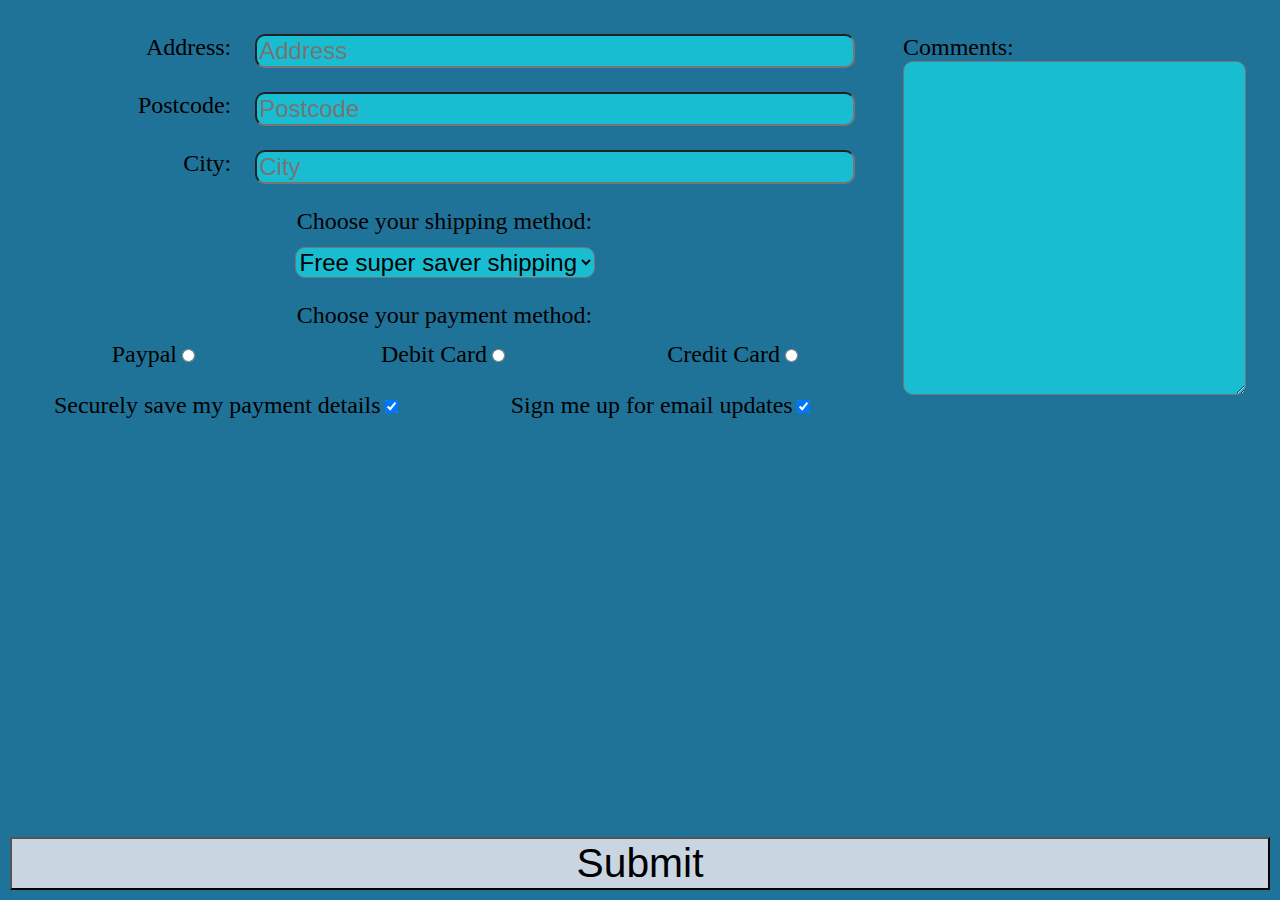
<file: Amazon Checkout/index.html>
<!DOCTYPE html>

<html>
    <head>
        <meta charset="utf-8">
        <title>Amazon Checkout</title>
        <meta name="viewport" content="width=device-width, initial-scale=1">
        <link rel="stylesheet" type="text/css" href="styling.css">
    </head>

    <body>
        <form>
            <div class="container">
                <div class="details">
                    <div class="address">
                        <div class="form-group">
                            <label for="address">Address:</label>
                            <input type="text" name="address" id="address" placeholder="Address" size="30px" maxlength="100">
                        </div>
                        <div class="form-group">
                            <label for="postcode">Postcode:</label>
                            <input type="text" name="postcode" id="postcode" placeholder="Postcode" size="30px" maxlength="100">
                        </div>
                        <div class="form-group">
                            <label for="city">City:</label>
                            <input type="text" name="city" id="city" placeholder="City" size="30px" maxlength="100">
                        </div>
                    </div>
                    <div class="shipping">
                        <div>Choose your shipping method:</div>
                        <div>
                            <select name="shipping" id="shipping">
                                <option value="Free super saver shipping">Free super saver shipping</option>
                                <option value="Two-Day shipping">Two-Day shipping</option>
                                <option value="One-Day shipping">One-Day shipping</option>
                            </select>
                        </div>
                    </div>
                    <div class="payment">
                        <div>Choose your payment method:</div>
                        <div>
                            <label>Paypal<input type="radio" name="payment" value="paypal"></label>
                            <label>Debit Card<input type="radio" name="payment" value="debit card"></label>
                            <label>Credit Card<input type="radio" name="payment" value="credit card"></label>
                        </div>
                    </div>
                    <div class="checks">
                        <label>Sign me up for email updates<input type="checkbox" name="email updates" checked="checked"></label>
                        <label>Securely save my payment details<input type="checkbox" name="save payment"  checked="checked"></label>
                    </div>
                </div>
                <div class="comments">
                    <label for="comments">Comments:</label>
                    <textarea rows="4" cols="40" name="comments" id="comments"></textarea>
                </div>
            </div>
            <div class="submit">
                <button type="submit">Submit</button>
            </div>
        </form>               
    </body>


</html>
</file>
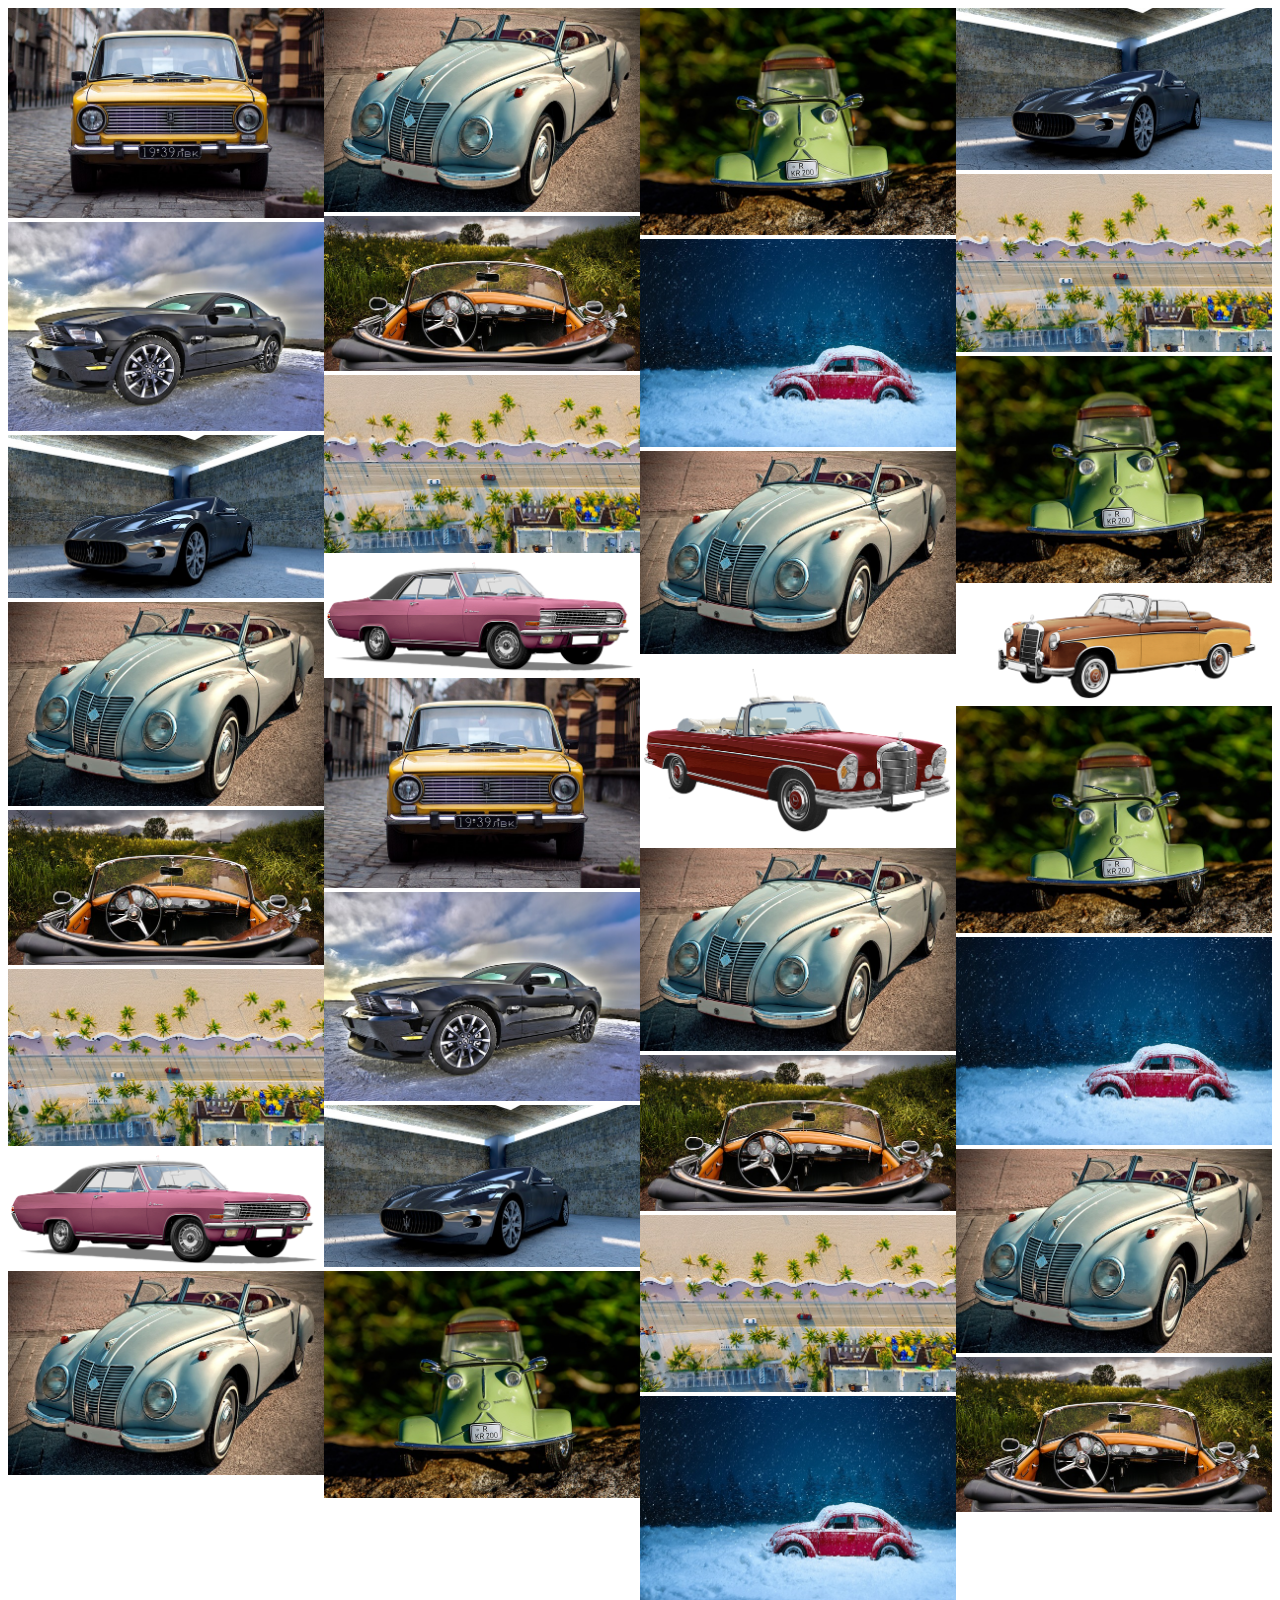
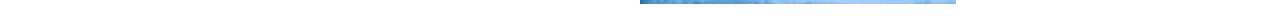
<file: FlexboxAppPhotoGallery/index.html>
<!DOCTYPE html>
<html>
    <head>
        <title>Flexbox</title>
        <meta name="viewport" content="width=device-width, initial-scale=1">
        <link rel="stylesheet" type="text/css" href="style.css">
    </head>
    <body>

        <div class="container">
            <div class="column">
                <img src="images/car1.jpg">
                <img src="images/car2.jpg">
                <img src="images/car3.jpg">
                <img src="images/car7.jpg">
                <img src="images/car5.jpg">
                <img src="images/car6.jpg">
                <img src="images/car10.png">
                <img src="images/car7.jpg">
            </div>
            <div class="column">
                <img src="images/car7.jpg">
                <img src="images/car5.jpg">
                <img src="images/car6.jpg">
                <img src="images/car10.png">
                <img src="images/car1.jpg">
                <img src="images/car2.jpg">
                <img src="images/car3.jpg">
                <img src="images/car9.jpg">
            </div>
            <div class="column">
                <img src="images/car9.jpg">
                <img src="images/car8.jpg">
                <img src="images/car7.jpg">
                <img src="images/car12.png">
                <img src="images/car7.jpg">
                <img src="images/car5.jpg">
                <img src="images/car6.jpg">
                <img src="images/car8.jpg">
            </div>
            <div class="column">
                <img src="images/car3.jpg">
                <img src="images/car6.jpg">
                <img src="images/car9.jpg">
                <img src="images/car11.png">
                <img src="images/car9.jpg">
                <img src="images/car8.jpg">
                <img src="images/car7.jpg">
                <img src="images/car5.jpg">
            </div>

        </div>

    </body>
</html>
</file>
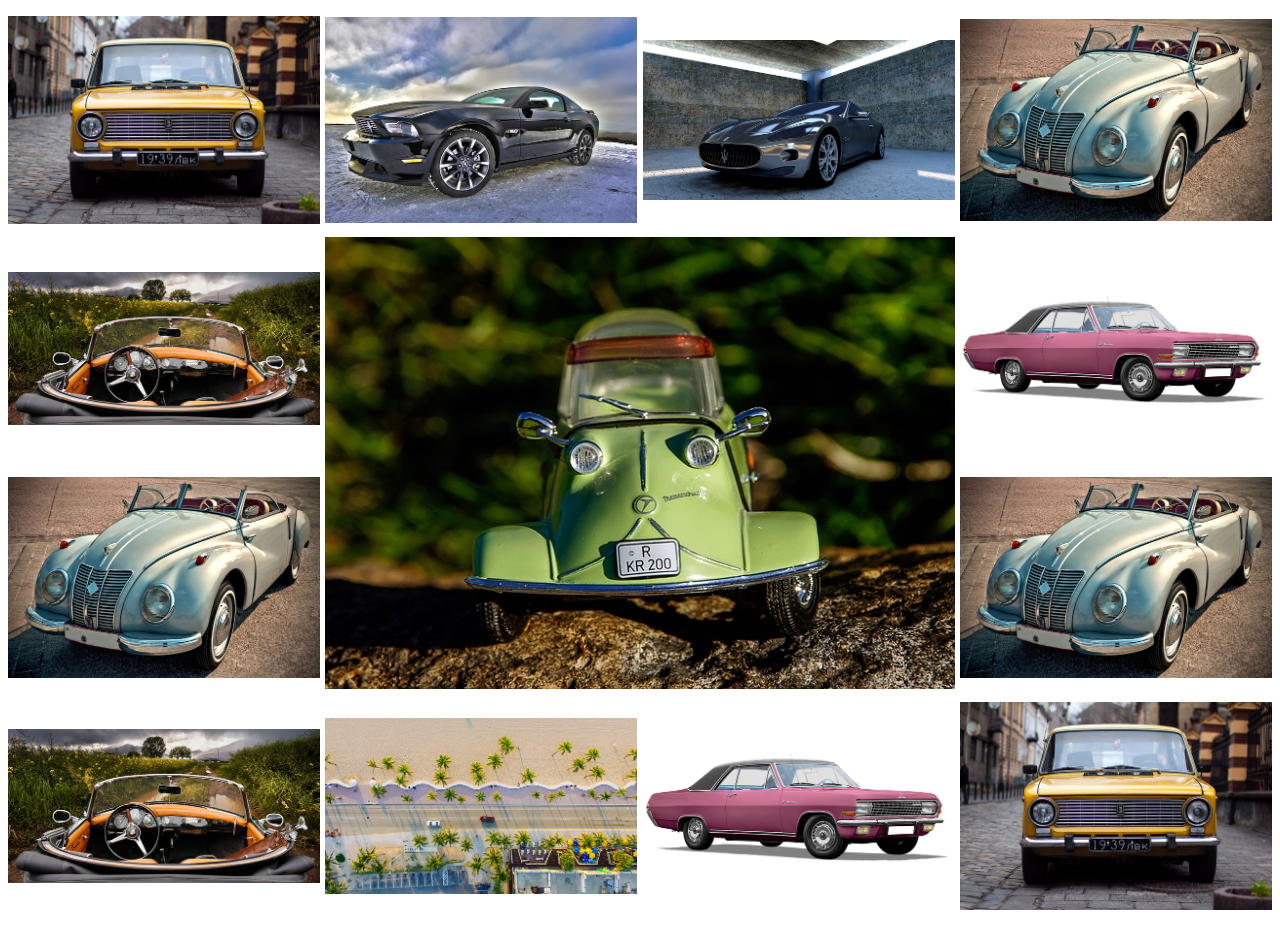
<file: Grid_css/index.html>
<!DOCTYPE html>
<html>
    <head>
        <title>Picture Grid</title>
        <meta name="viewport" content="width=device-width, initial-scale=1">
        <link rel="stylesheet" type="text/css" href="styling.css">
    </head>
    <body>
        <div class="container">
                <img src="images/car1.jpg">
                <img src="images/car2.jpg">
                <img src="images/car3.jpg">
                <img src="images/car7.jpg">
                <img src="images/car5.jpg">
                <img src="images/car9.jpg">
                <img src="images/car10.png">
                <img src="images/car7.jpg">
                <img src="images/car7.jpg">
                <img src="images/car5.jpg">
                <img src="images/car6.jpg">
                <img src="images/car10.png">
                <img src="images/car1.jpg">
            </div>
    </body>
</html>
</file>
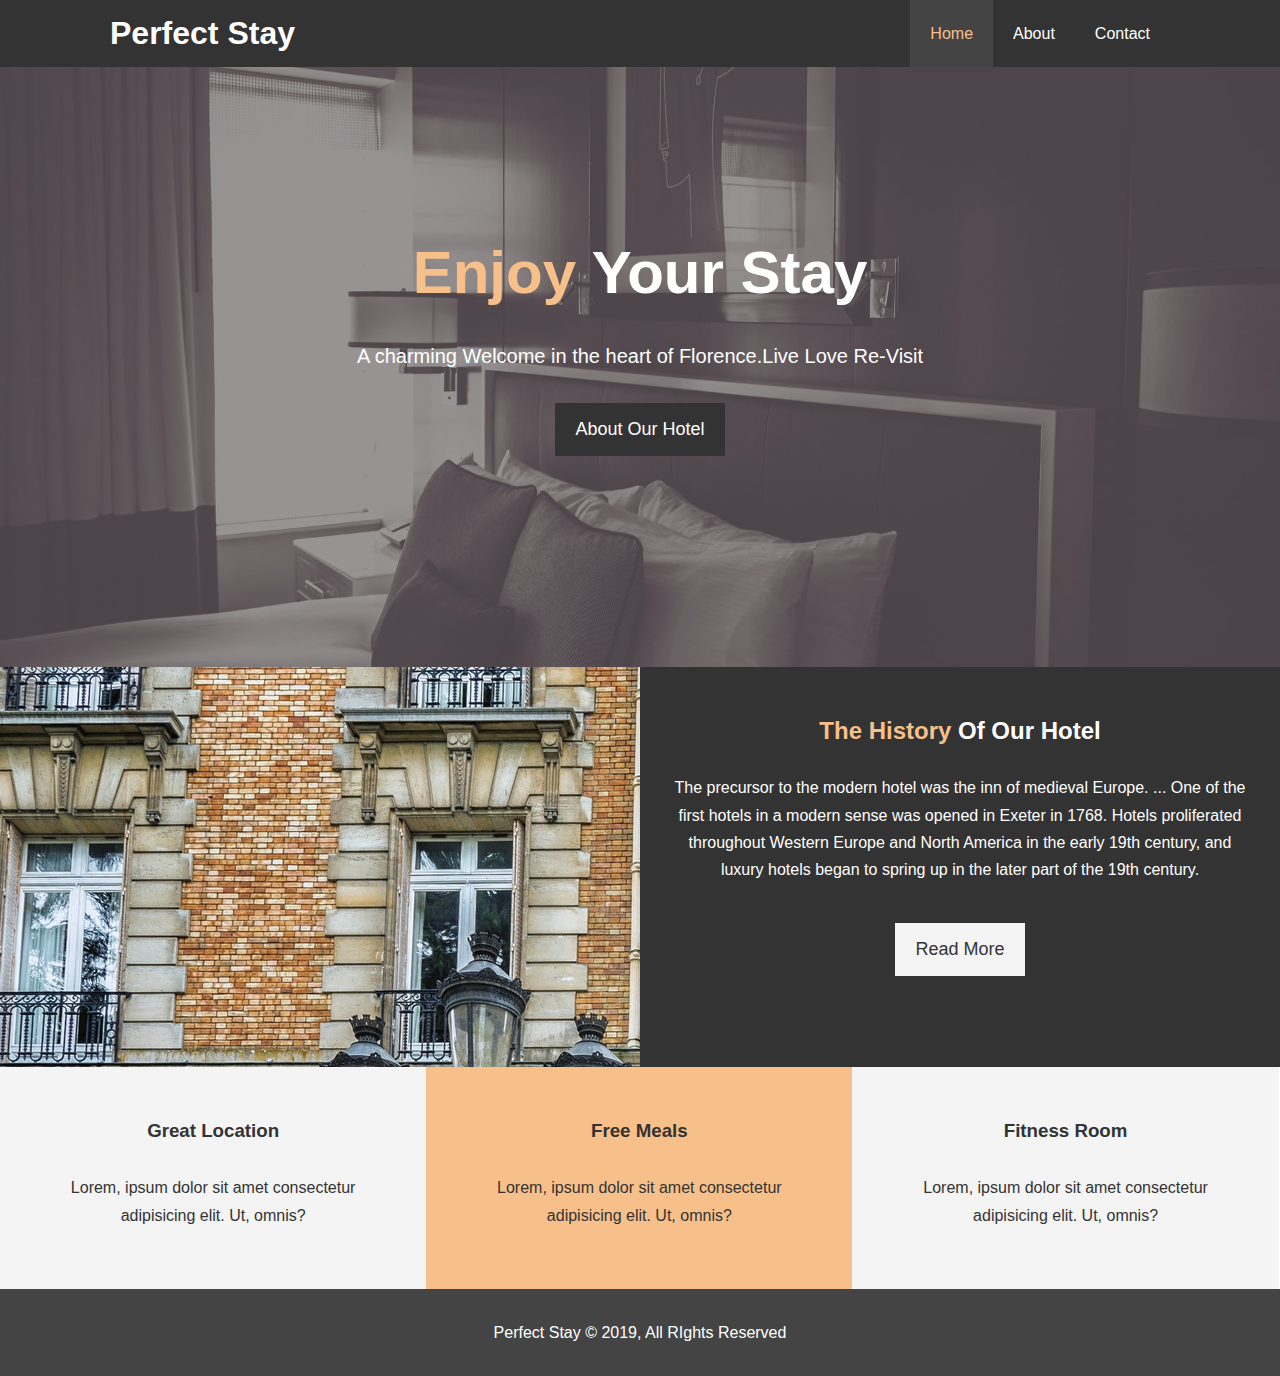
<file: hotel/index.html>
<!DOCTYPE html>
<html lang="en">
<head>
  <meta charset="UTF-8">
  <meta name="viewport" content="width=device-width, initial-scale=1.0">
  <meta http-equiv="X-UA-Compatible" content="ie=edge">
  <meta name="description" content="Welcome to the most extraordinary hotel in Boston Massachusetts">
  <meta name="keywords" content="hotel,boston hotel,new england hotel">
  <link rel="stylesheet" href="https://use.fontawesome.com/releases/v5.6.1/css/all.css" integrity="sha384-gfdkjb5BdAXd+lj+gudLWI+BXq4IuLW5IT+brZEZsLFm++aCMlF1V92rMkPaX4PP" crossorigin="anonymous">
  <link rel="stylesheet" href="css/style.css">
  <title>Perfect Stay | Welcome</title>
</head>
<body>
  <header>
    <nav id="navbar">
      <div class="container">
        <h1 class="logo"><a href="index.html">Perfect Stay</a></h1>
        <ul>
          <li><a class="current" href="index.html">Home</a></li>
          <li><a href="about.html">About</a></li>
          <li><a href="contact.html">Contact</a></li>
        </ul>
      </div>
    </nav>

    <div id="showcase">
      <div class="container">
        <div class="showcase-content">
          <h1><span class="text-primary">Enjoy</span> Your Stay</h1>
          <p class="lead">A charming Welcome in the heart of Florence.Live Love Re-Visit</p>
          <a class="btn" href="about.html">About Our Hotel</a>
        </div>
      </div>
    </div>
  </header>

  <section id="home-info" class="bg-dark">
    <div class="info-img"></div>
    <div class="info-content">
      <h2><span class="text-primary">The History</span> Of Our Hotel</h2>
      <p>
        The precursor to the modern hotel was the inn of medieval Europe. ... One of the first hotels in a modern sense was opened in Exeter in 1768. Hotels proliferated throughout Western Europe and North America in the early 19th century, and luxury hotels began to spring up in the later part of the 19th century.
      </p>
      <a href="about.html" class="btn btn-light">Read More</a>
    </div>
  </section>

  <section id="features">
    <div class="box bg-light">
      <i class="fas fa-hotel fa-3x"></i>
      <h3>Great Location</h3>
      <p>Lorem, ipsum dolor sit amet consectetur adipisicing elit. Ut, omnis?</p>
    </div>
    <div class="box bg-primary">
        <i class="fas fa-utensils fa-3x"></i>
        <h3>Free Meals</h3>
        <p>Lorem, ipsum dolor sit amet consectetur adipisicing elit. Ut, omnis?</p>
    </div>
    <div class="box bg-light">
        <i class="fas fa-dumbbell fa-3x"></i>
        <h3>Fitness Room</h3>
        <p>Lorem, ipsum dolor sit amet consectetur adipisicing elit. Ut, omnis?</p>
    </div>
  </section>

  <div class="clr"></div>

  <footer id="main-footer">
    <p>Perfect Stay &copy; 2019, All RIghts Reserved</p>
  </footer>
</body>
</html>
</file>
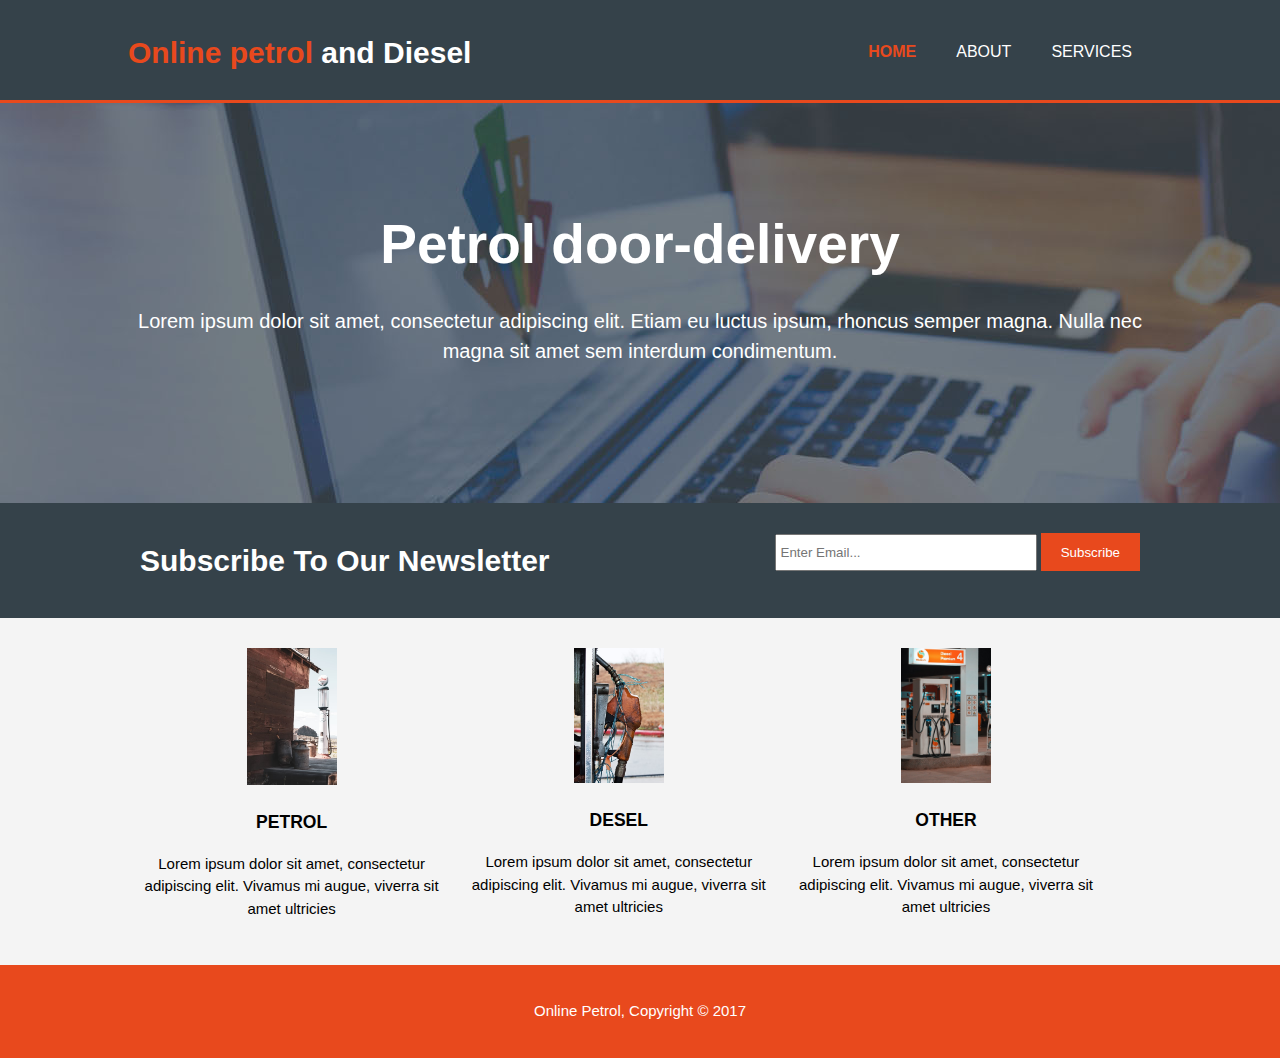
<file: petrol/index.html>
<!DOCTYPE html>
<html>
  <head>
    <meta charset="utf-8">
    <meta name="viewport" content="width=device-width">
    <meta name="description" content="Affordable Cost delivery">
	  <meta name="keywords" content="we deploy, pure petrol and diesel,Fully Protected">
    <title>Online Petrol&Diseal | Welcome</title>
    <link rel="stylesheet" href="./css/style.css">
  </head>
  <body>
    <header>
      <div class="container">
        <div id="branding">
          <h1><span class="highlight">Online petrol</span> and Diesel</h1>
        </div>
        <nav>
          <ul>
            <li class="current"><a href="index.html">Home</a></li>
            <li><a href="about.html">About</a></li>
            <li><a href="services.html">Services</a></li>
          </ul>
        </nav>
      </div>
    </header>

    <section id="showcase">
      <div class="container">
        <h1>Petrol door-delivery</h1>
        <p>Lorem ipsum dolor sit amet, consectetur adipiscing elit. Etiam eu luctus ipsum, rhoncus semper magna. Nulla nec magna sit amet sem interdum condimentum.</p>
      </div>
    </section>

    <section id="newsletter">
      <div class="container">
        <h1>Subscribe To Our Newsletter</h1>
        <form>
          <input type="email" placeholder="Enter Email...">
          <button type="submit" class="button_1">Subscribe</button>
        </form>
      </div>
    </section>

    <section id="boxes">
      <div class="container">
        <div class="box">
          <img src="./img/petrol.jpeg">
          <h3>PETROL</h3>
          <p>Lorem ipsum dolor sit amet, consectetur adipiscing elit. Vivamus mi augue, viverra sit amet ultricies</p>
        </div>
        <div class="box">
          <img src="./img/pump.jpeg">
          <h3>DESEL</h3>
          <p>Lorem ipsum dolor sit amet, consectetur adipiscing elit. Vivamus mi augue, viverra sit amet ultricies</p>
        </div>
        <div class="box">
          <img src="./img/station.jpeg">
          <h3>OTHER</h3>
          <p>Lorem ipsum dolor sit amet, consectetur adipiscing elit. Vivamus mi augue, viverra sit amet ultricies</p>
        </div>
      </div>
    </section>

    <footer>
      <p>Online Petrol, Copyright &copy; 2017</p>
    </footer>
  </body>
</html>
</file>
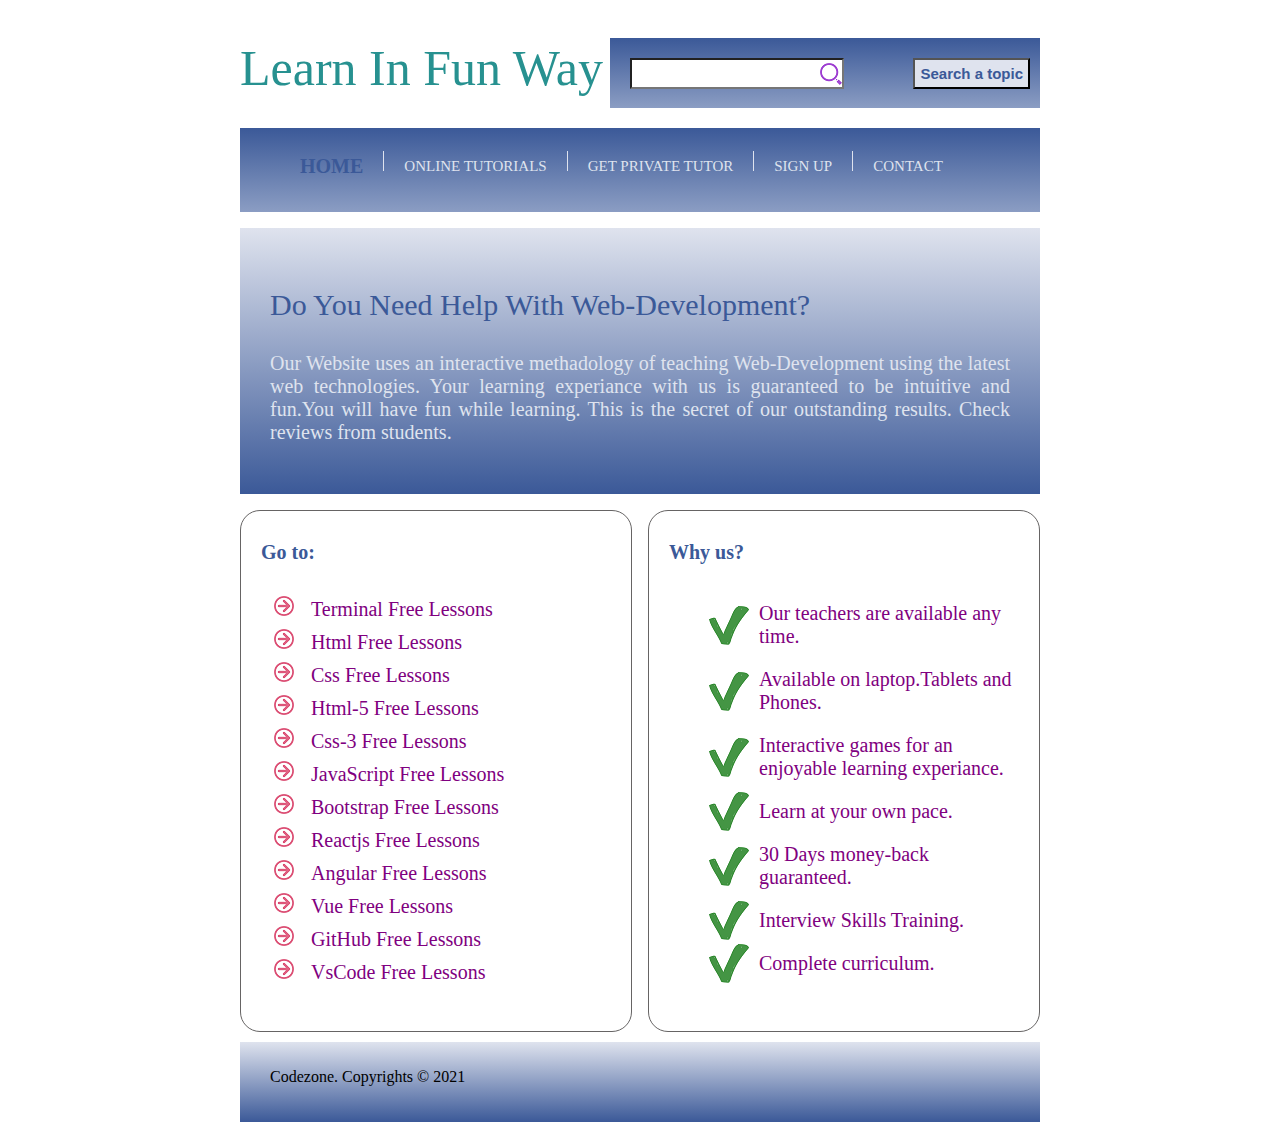
<file: TutorialWebsite/index.html>
<!DOCTYPE html>
<html lang="en">
<head>
    <meta charset="UTF-8">
    <meta name="viewport" content="width=device-width, initial-scale=1.0,user-scalable=yes">
    <title>Tutorial Website</title>
    <link rel="stylesheet"href="style.css">
</head>
<body>
   <div id="container">
      <div id="header">
         <div id="brand">
         <h1><a href="#">Learn In Fun Way</a></h1> 
         </div>
         <div id="searchbox">
             <form method="get">
             <input type="text"class="text">
             <input type="submit"value="Search a topic"class="submit">    
             </form>
             <div class="clear"></div>
         </div>
      </div>
      <div id="menu">
          <ul>
              <li><a href="#"class="active">HOME</a></li>
              <li><a href="#">ONLINE TUTORIALS</a></li>
              <li><a href="#">GET PRIVATE TUTOR</a></li>
              <li><a href="#">SIGN UP</a></li>
              <li><a href="#">CONTACT</a></li>
          </ul>
      </div>
      <div id="introduction">
          <h3>Do You Need Help With Web-Development?</h3>
          <p>Our Website uses an interactive methadology of teaching Web-Development using the latest web 
technologies. Your learning experiance  with us is guaranteed to be intuitive and fun.You will have fun while
learning. This is the secret of our outstanding results. Check reviews from students.</p>
      </div>
      <div id="left-sidebar"class="sidebar">
           <h3>Go to:</h3>
           <ul>
               <li><a href="#">Terminal Free Lessons</a></li>
               <li><a href="#">Html Free Lessons</a></li>
               <li><a href="#">Css Free Lessons</a></li>
               <li><a href="#">Html-5 Free Lessons</a></li>
               <li><a href="#">Css-3 Free Lessons</a></li>
               <li><a href="#">JavaScript Free Lessons</a></li>
               <li><a href="#">Bootstrap Free Lessons</a></li>
               <li><a href="#">Reactjs Free Lessons</a></li>
               <li><a href="#">Angular Free Lessons</a></li>
               <li><a href="#">Vue Free Lessons</a></li>
               <li><a href="#">GitHub Free Lessons</a></li>
               <li><a href="#">VsCode Free Lessons</a></li>
           </ul>
      </div>
      <div id="right-sidebar"class="sidebar">
           <h3>Why us?</h3>
           <ul>
            <li><a href="#">Our teachers are available any time.</a></li>
            <li><a href="#">Available on laptop.Tablets and Phones.</a></li>
            <li><a href="#">Interactive games for an enjoyable learning experiance.</a></li>
            <li><a href="#">Learn at your own pace.</a></li>
            <li><a href="#">30 Days money-back guaranteed.</a></li>
            <li><a href="#">Interview Skills Training.</a></li>
            <li><a href="#">Complete curriculum.</a></li>
           </ul>
      </div>
      <div class="clear"></div>
      <footer class="footer">
      <div>
          <p>Codezone. Copyrights &copy; 2021</p>
      </div>    
      </footer>
   </div>
</body>
</html>
</file>
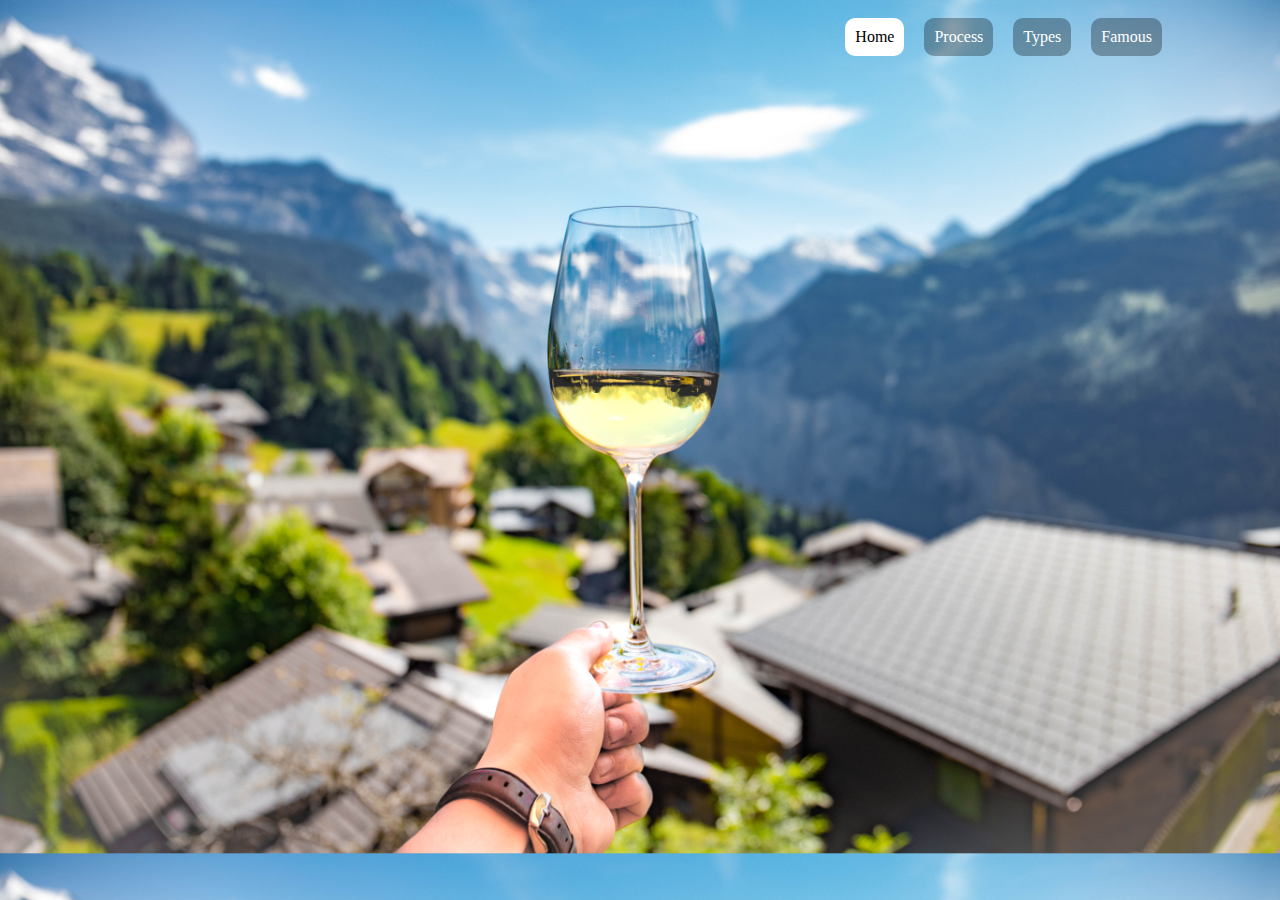
<file: wine/index.html>
<!DOCTYPE html>
<html>
    <head>
        <title>Wines</title>
        <link rel="stylesheet" href="style.css">
    </head>
    <body id="resp-bg">
        <div id="nav">
            <a href="popular.html">Famous</a>
            <a href="types.html">Types</a>
            <a href="process.html">Process</a>
            <a href="#"class="active">Home</a>
        </div>
        <!--<p id="quote">aLL aBouT wInE</p>-->
    </body>
</html>
</file>
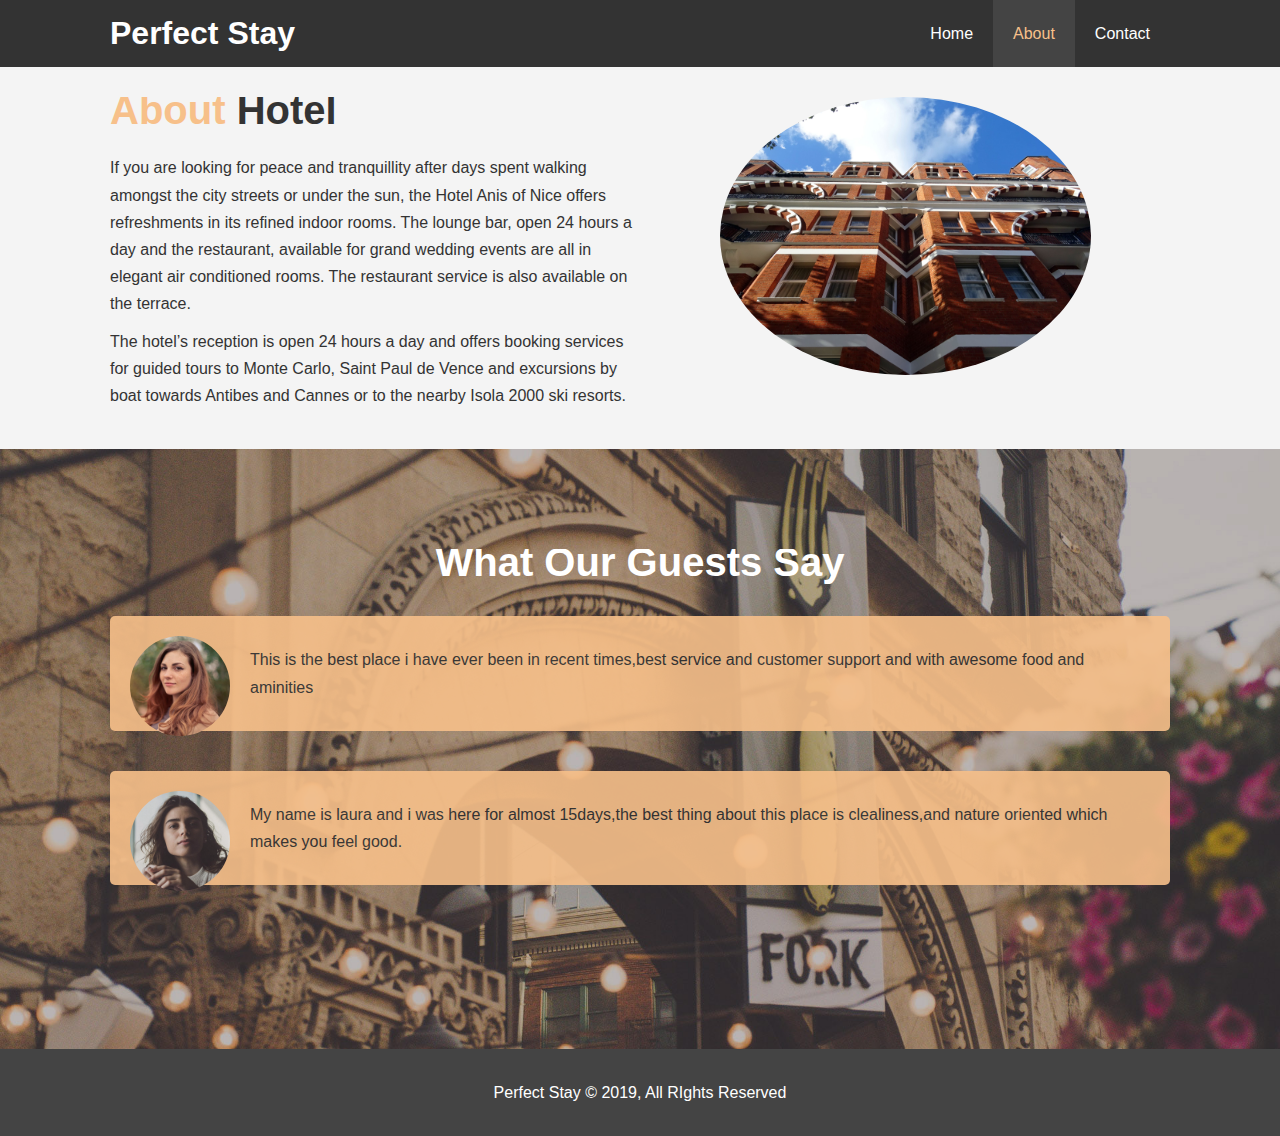
<file: hotel/about.html>
<!DOCTYPE html>
<html lang="en">
<head>
  <meta charset="UTF-8">
  <meta name="viewport" content="width=device-width, initial-scale=1.0">
  <meta http-equiv="X-UA-Compatible" content="ie=edge">
  <meta name="description" content="Welcome to the most extraordinary hotel in Boston Massachusetts">
  <meta name="keywords" content="hotel,boston hotel,new england hotel">
  <link rel="stylesheet" href="css/style.css">
  <title>Perfect Stay | About</title>
</head>
<body>
  <header>
    <nav id="navbar">
      <div class="container">
        <h1 class="logo"><a href="index.html">Perfect Stay</a></h1>
        <ul>
          <li><a href="index.html">Home</a></li>
          <li><a class="current" href="about.html">About</a></li>
          <li><a href="contact.html">Contact</a></li>
        </ul>
      </div>
    </nav>
  </header>

  <section id="about-info" class="bg-light py-3">
    <div class="container">
      <div class="info-left">
        <h1 class="l-heading"><span class="text-primary">About</span> Hotel</h1>
        <p>If you are looking for peace and tranquillity after days spent walking amongst the city streets or under the sun, the Hotel Anis of Nice offers refreshments in its refined indoor rooms. The lounge bar, open 24 hours a day and the restaurant, available for grand wedding events are all in elegant air conditioned rooms. The restaurant service is also available on the terrace.</p>
        <p> The hotel’s reception is open 24 hours a day and offers booking services for guided tours to Monte Carlo, Saint Paul de Vence and excursions by boat towards Antibes and Cannes or to the nearby Isola 2000 ski resorts.</p>
      </div>
      <div class="info-right">
        <img src="./img/photo-2.jpg" alt="hotel">
      </div>
    </div>
  </section>

  <div class="clr"></div>

  <section id="testimonials" class="py-3">
    <div class="container">
      <h2 class="l-heading">What Our Guests Say</h2>
      <div class="testimonial bg-primary">
        <img src="./img/person-1.jpg" alt="Samantha">
        <p>This is the best place i have ever been in recent times,best service and customer support and with awesome food and aminities</p>
      </div>

      <div class="testimonial bg-primary">
          <img src="./img/person-2.jpg" alt="laura">
          <p>My name is laura and i was here for almost 15days,the best thing about this place is clealiness,and nature oriented which makes you feel good. </p>
        </div>
    </div>
  </section>

  <footer id="main-footer">
    <p>Perfect Stay &copy; 2019, All RIghts Reserved</p>
  </footer>
</body>
</html>
</file>
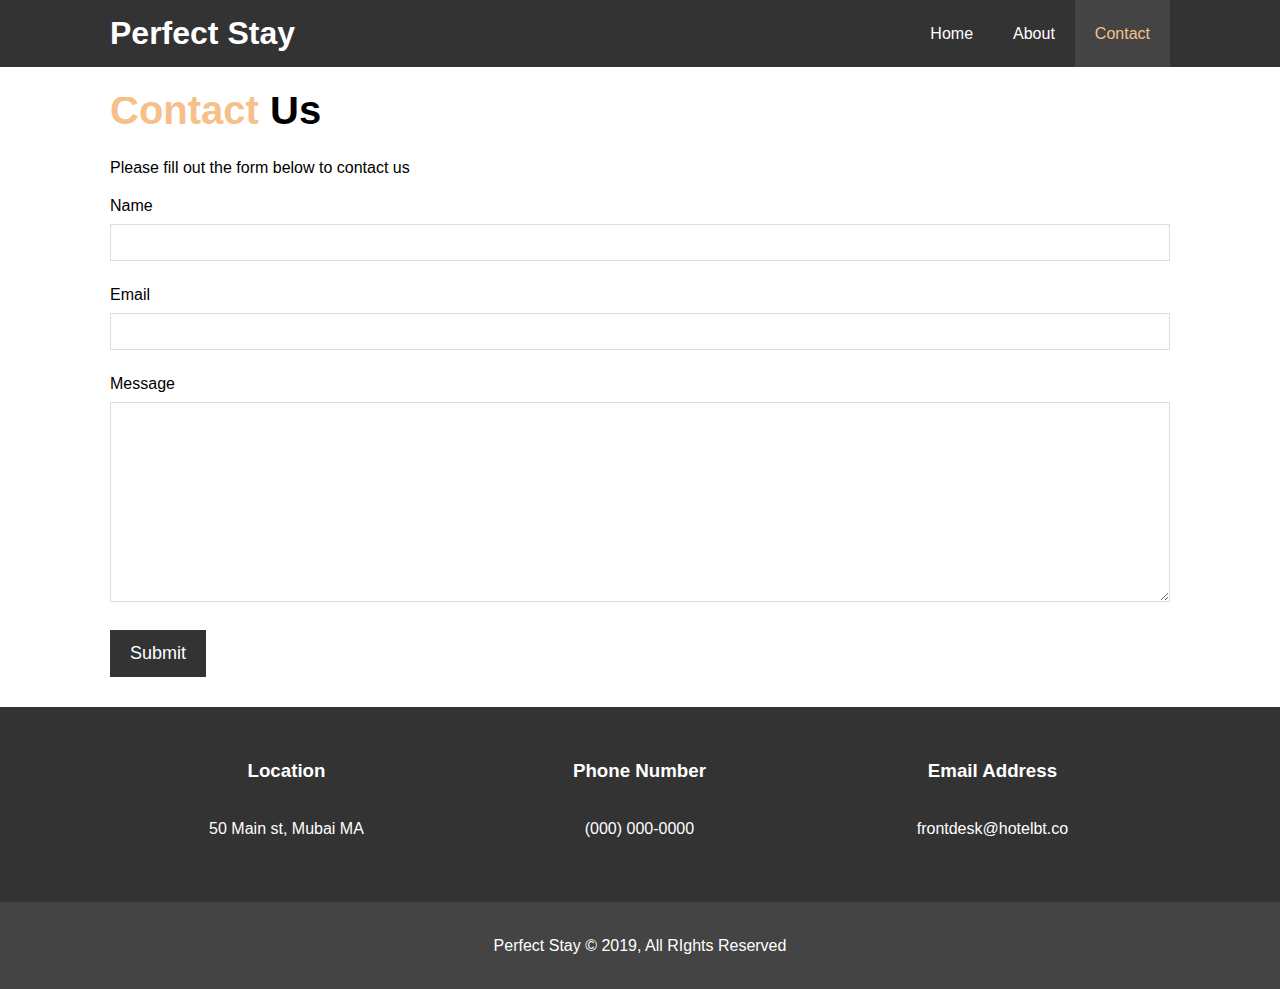
<file: hotel/contact.html>
<!DOCTYPE html>
<html lang="en">
<head>
  <meta charset="UTF-8">
  <meta name="viewport" content="width=device-width, initial-scale=1.0">
  <meta http-equiv="X-UA-Compatible" content="ie=edge">
  <meta name="description" content="Welcome to the most extraordinary hotel in Boston Massachusetts">
  <meta name="keywords" content="hotel,boston hotel,new england hotel">
  <link rel="stylesheet" href="https://use.fontawesome.com/releases/v5.6.1/css/all.css" integrity="sha384-gfdkjb5BdAXd+lj+gudLWI+BXq4IuLW5IT+brZEZsLFm++aCMlF1V92rMkPaX4PP" crossorigin="anonymous">
  <link rel="stylesheet" href="css/style.css">
  <title>Perfect Stay | Contact</title>
</head>
<body>
  <header>
    <nav id="navbar">
      <div class="container">
        <h1 class="logo"><a href="index.html">Perfect Stay</a></h1>
        <ul>
          <li><a href="index.html">Home</a></li>
          <li><a href="about.html">About</a></li>
          <li><a class="current" href="contact.html">Contact</a></li>
        </ul>
      </div>
    </nav>
  </header>

  <section id="contact-form" class="py-3">
    <div class="container">
      <h1 class="l-heading"><span class="text-primary">Contact</span> Us</h1>
      <p>Please fill out the form below to contact us</p>
      <form action="process.php">
        <div class="form-group">
          <label for="name">Name</label>
          <input type="text" name="name" id="name">
        </div>
        <div class="form-group">
          <label for="email">Email</label>
          <input type="email" name="email" id="email">
        </div>
        <div class="form-group">
          <label for="message">Message</label>
          <textarea name="message" id="message"></textarea>
        </div>
        <button type="submit" class="btn">Submit</button>
      </form>
    </div>
  </section>

  <section id="contact-info" class="bg-dark">
    <div class="container">
        <div class="box">
            <i class="fas fa-hotel fa-3x"></i>
            <h3>Location</h3>
            <p>50 Main st, Mubai MA</p>
          </div>
          <div class="box">
              <i class="fas fa-phone fa-3x"></i>
              <h3>Phone Number</h3>
              <p>(000) 000-0000</p>
          </div>
          <div class="box">
              <i class="fas fa-envelope fa-3x"></i>
              <h3>Email Address</h3>
              <p>frontdesk@hotelbt.co</p>
          </div>
    </div>
  </section>

  <footer id="main-footer">
    <p>Perfect Stay &copy; 2019, All RIghts Reserved</p>
  </footer>
</body>
</html>
</file>
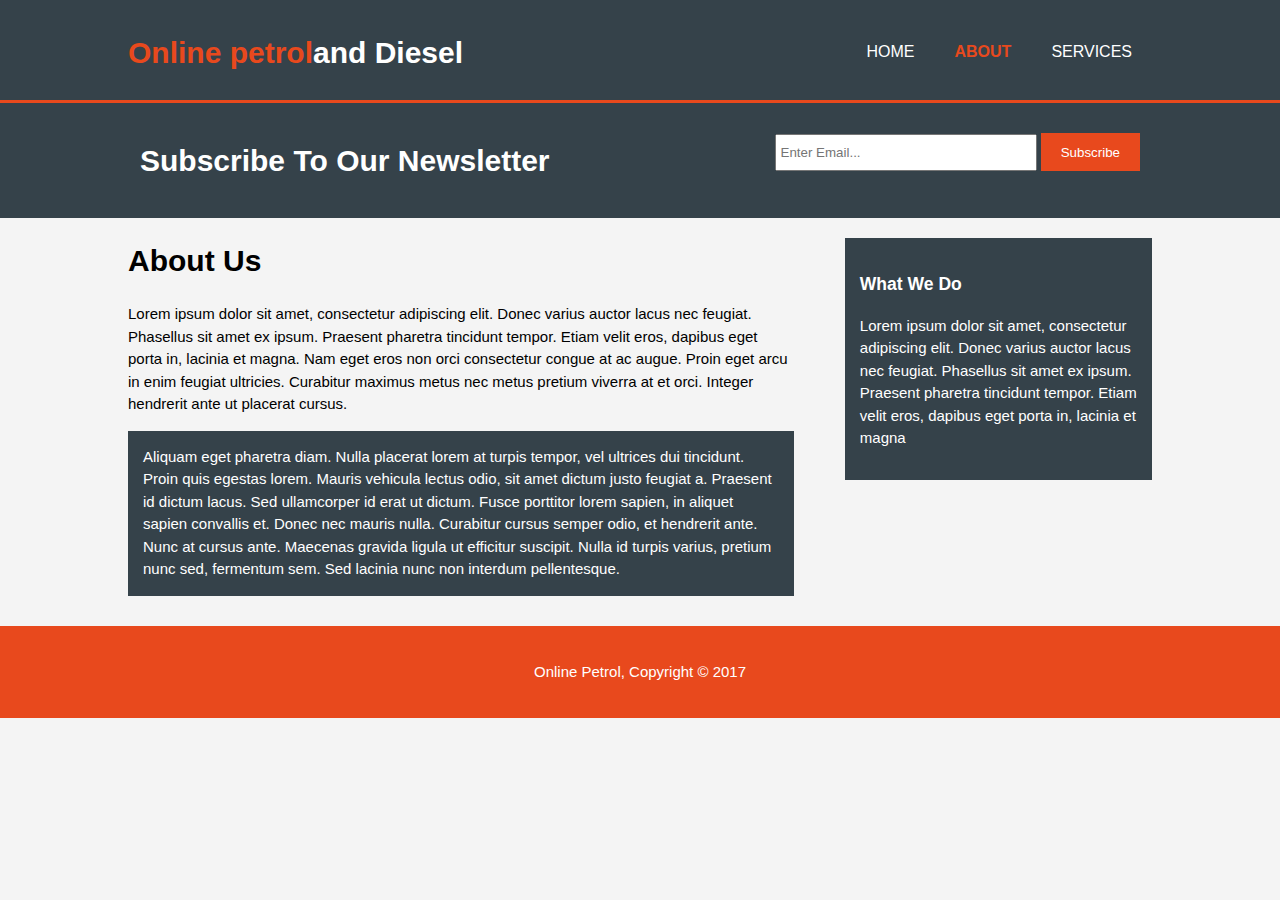
<file: petrol/about.html>
<!DOCTYPE html>
<html>
  <head>
    <meta charset="utf-8">
    <meta name="viewport" content="width=device-width">
    <meta name="description" content="Affordable Cost delivery ">
	  <meta name="keywords" content="we deploy, pure petrol and diesel,Fully Protected">
    <title>Online Petrol&Diseal | About</title>
    <link rel="stylesheet" href="./css/style.css">
  </head>
  <body>
    <header>
      <div class="container">
        <div id="branding">
          <h1><span class="highlight">Online petrol</span>and Diesel</h1>
        </div>
        <nav>
          <ul>
            <li><a href="index.html">Home</a></li>
            <li class="current"><a href="about.html">About</a></li>
            <li><a href="services.html">Services</a></li>
          </ul>
        </nav>
      </div>
    </header>

    <section id="newsletter">
      <div class="container">
        <h1>Subscribe To Our Newsletter</h1>
        <form>
          <input type="email" placeholder="Enter Email...">
          <button type="submit" class="button_1">Subscribe</button>
        </form>
      </div>
    </section>

    <section id="main">
      <div class="container">
        <article id="main-col">
          <h1 class="page-title">About Us</h1>
          <p>
            Lorem ipsum dolor sit amet, consectetur adipiscing elit. Donec varius auctor lacus nec feugiat. Phasellus sit amet ex ipsum. Praesent pharetra tincidunt tempor. Etiam velit eros, dapibus eget porta in, lacinia et magna. Nam eget eros non orci consectetur congue at ac augue. Proin eget arcu in enim feugiat ultricies. Curabitur maximus metus nec metus pretium viverra at et orci. Integer hendrerit ante ut placerat cursus.
          </p>
          <p class="dark">
Aliquam eget pharetra diam. Nulla placerat lorem at turpis tempor, vel ultrices dui tincidunt. Proin quis egestas lorem. Mauris vehicula lectus odio, sit amet dictum justo feugiat a. Praesent id dictum lacus. Sed ullamcorper id erat ut dictum. Fusce porttitor lorem sapien, in aliquet sapien convallis et. Donec nec mauris nulla. Curabitur cursus semper odio, et hendrerit ante. Nunc at cursus ante. Maecenas gravida ligula ut efficitur suscipit. Nulla id turpis varius, pretium nunc sed, fermentum sem. Sed lacinia nunc non interdum pellentesque.
          </p>
        </article>
        <aside id="sidebar">
          <div class="dark">
            <h3>What We Do</h3>
            <p>Lorem ipsum dolor sit amet, consectetur adipiscing elit. Donec varius auctor lacus nec feugiat. Phasellus sit amet ex ipsum. Praesent pharetra tincidunt tempor. Etiam velit eros, dapibus eget porta in, lacinia et magna</p>
          </div>
        </aside>
      </div>
    </section>

    <footer>
      <p>Online Petrol, Copyright &copy; 2017</p>
    </footer>
  </body>
</html>
</file>
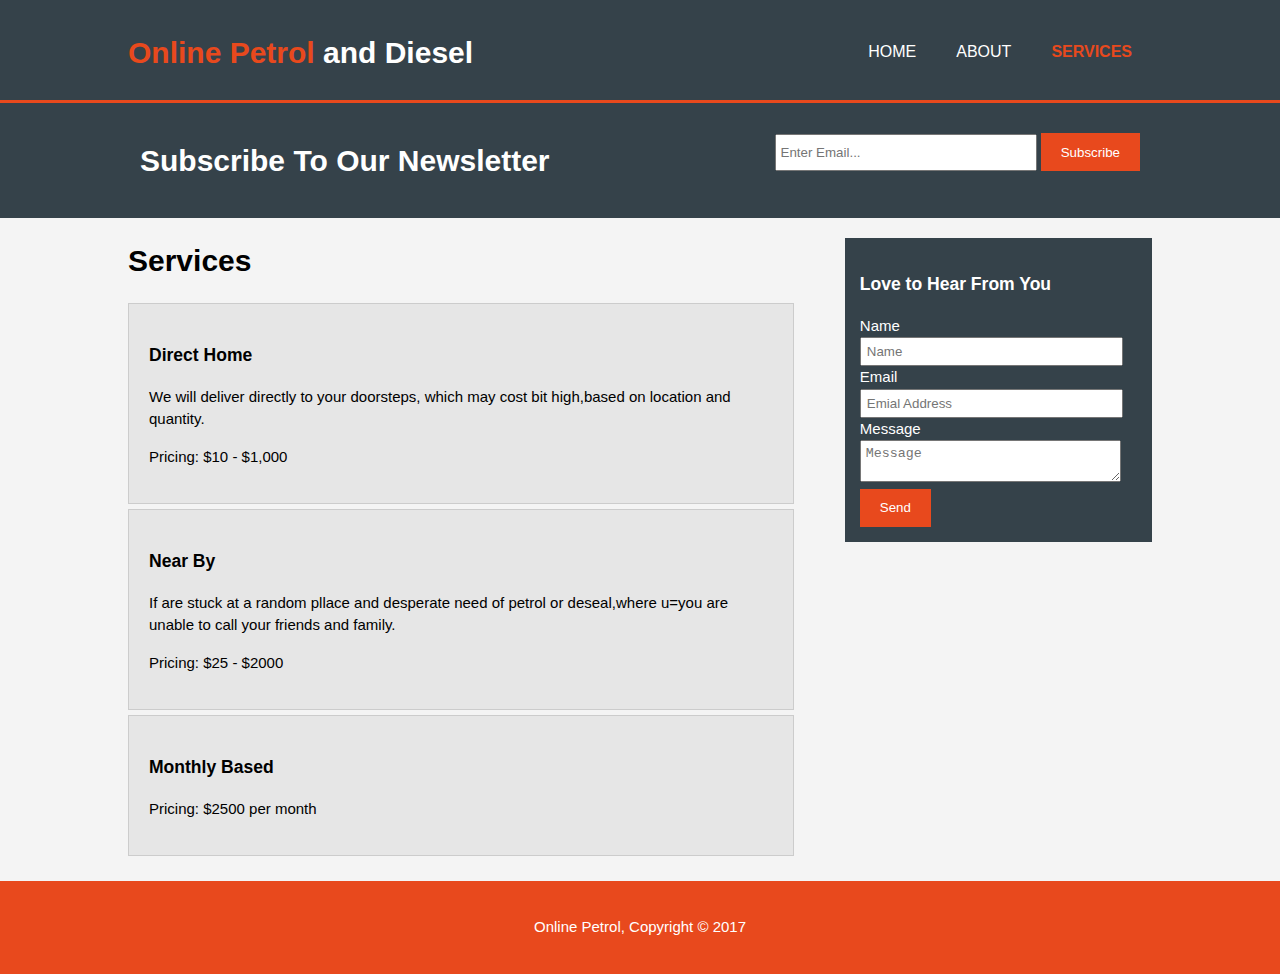
<file: petrol/services.html>
<!DOCTYPE html>
<html>
  <head>
    <meta charset="utf-8">
    <meta name="viewport" content="width=device-width">
    <meta name="description" content="Affordable Cost delivery">
	  <meta name="keywords" content="we deploy, pure petrol and diesel,Fully Protected">
    <title>Online Petrol & diseal | Services</title>
    <link rel="stylesheet" href="./css/style.css">
  </head>
  <body>
    <header>
      <div class="container">
        <div id="branding">
          <h1><span class="highlight">Online Petrol</span> and Diesel</h1>
        </div>
        <nav>
          <ul>
            <li><a href="index.html">Home</a></li>
            <li><a href="about.html">About</a></li>
            <li class="current"><a href="services.html">Services</a></li>
          </ul>
        </nav>
      </div>
    </header>

    <section id="newsletter">
      <div class="container">
        <h1>Subscribe To Our Newsletter</h1>
        <form>
          <input type="email" placeholder="Enter Email...">
          <button type="submit" class="button_1">Subscribe</button>
        </form>
      </div>
    </section>

    <section id="main">
      <div class="container">
        <article id="main-col">
          <h1 class="page-title">Services</h1>
          <ul id="services">
            <li>
              <h3>Direct Home</h3>
              <p>We will deliver directly to your doorsteps, which may cost bit high,based on location and quantity.</p>
						  <p>Pricing: $10 - $1,000</p>
            </li>
            <li>
              <h3>Near By </h3>
              <p>If are stuck at a random pllace and desperate need of petrol or deseal,where u=you are unable to call your friends and family.</p>
						  <p>Pricing: $25 - $2000</p>
            </li>
            <li>
              <h3>Monthly Based</h3>
              <p>
						  <p>Pricing: $2500 per month</p>
            </li>
          </ul>
        </article>

        <aside id="sidebar">
          <div class="dark">
            <h3>Love to Hear From You</h3>
            <form class="quote">
  						<div>
  							<label>Name</label><br>
  							<input type="text" placeholder="Name">
  						</div>
  						<div>
  							<label>Email</label><br>
  							<input type="email" placeholder="Emial Address">
  						</div>
  						<div>
  							<label>Message</label><br>
  							<textarea placeholder="Message"></textarea>
  						</div>
  						<button class="button_1" type="submit">Send</button>
					</form>
          </div>
        </aside>
      </div>
    </section>

    <footer>
      <p>Online Petrol, Copyright &copy; 2017</p>
    </footer>
  </body>
</html>
</file>
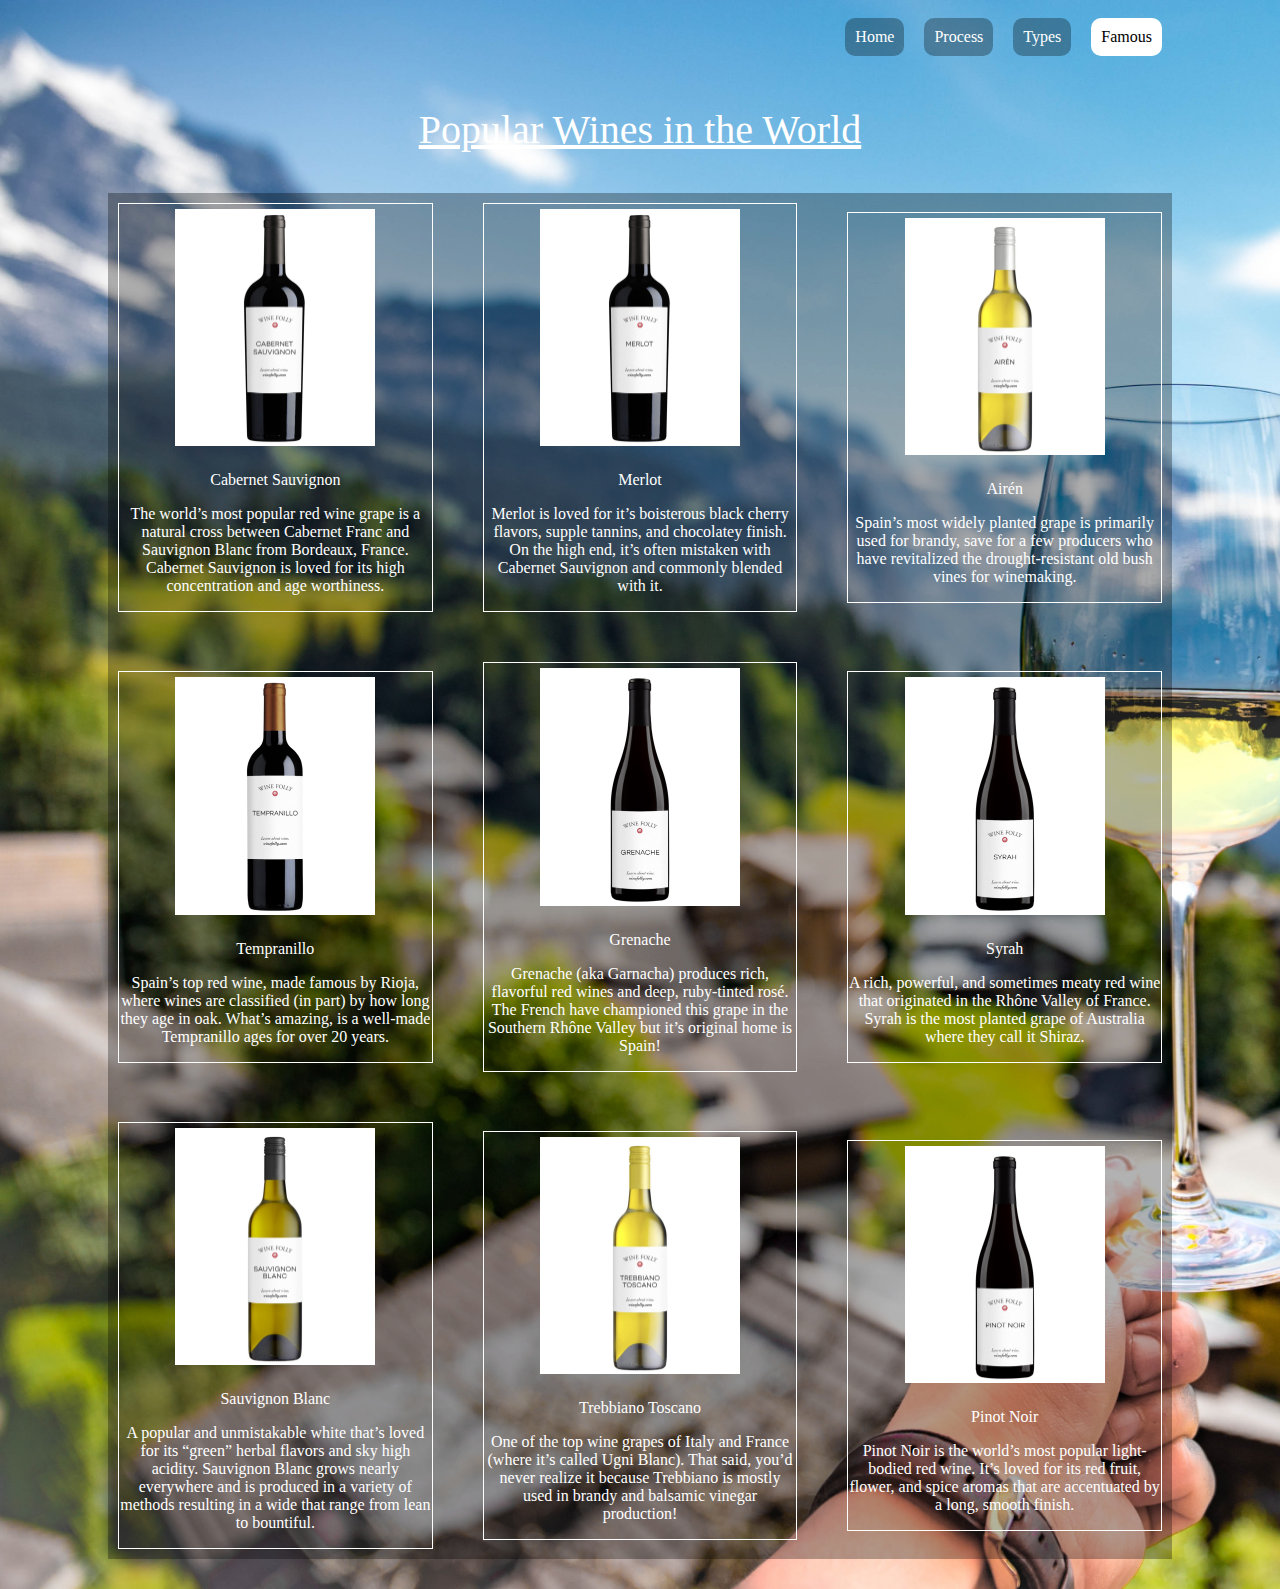
<file: wine/popular.html>
<!DOCTYPE html>
<html>
    <head>
        <title>Types</title>
        <link rel="stylesheet" href="style.css">
    </head>
    <body>
        <div id="nav">
            <a href="#" class="active">Famous</a>
            <a href="types.html">Types</a>
            <a href="process.html">Process</a>
            <a href="index.html">Home</a>
        </div>

        <div>
            <p class="heading">Popular Wines in the World</p>
        </div> 

        <div id="popular">
            <div class="border">
                <img src="resources/1.jpg" alt="">
                <p>Cabernet Sauvignon</p>
                <p>The world’s most popular red wine grape is a natural cross between Cabernet Franc and Sauvignon Blanc from Bordeaux, France. Cabernet Sauvignon is loved for its high concentration and age worthiness.</p>
            </div>

            <div class="border">
                <img src="resources/2.jpg" alt="">
                <p>Merlot</p>
                <p>Merlot is loved for it’s boisterous black cherry flavors, supple tannins, and chocolatey finish. On the high end, it’s often mistaken with Cabernet Sauvignon and commonly blended with it.</p>
            </div>

            <div class="border">
                <img src="resources/3.jpg" alt="">
                <p>Airén</p>
                <p>Spain’s most widely planted grape is primarily used for brandy, save for a few producers who have revitalized the drought-resistant old bush vines for winemaking.</p>
            </div>

            <div class="border">
                <img src="resources/4.jpg" alt="">
                <p>Tempranillo</p>
                <p>Spain’s top red wine, made famous by Rioja, where wines are classified (in part) by how long they age in oak. What’s amazing, is a well-made Tempranillo ages for over 20 years.</p>
            </div>

            <div class="border">
                <img src="resources/5.jpg" alt="">
                <p>Grenache</p>
                <p>Grenache (aka Garnacha) produces rich, flavorful red wines and deep, ruby-tinted rosé. The French have championed this grape in the Southern Rhône Valley but it’s original home is Spain!</p>
            </div>

            <div class="border">
                <img src="resources/6.jpg" alt="">
                <p>Syrah</p>
                <p>A rich, powerful, and sometimes meaty red wine that originated in the Rhône Valley of France. Syrah is the most planted grape of Australia where they call it Shiraz.</p>
            </div>

            <div class="border">
                <img src="resources/7.jpg" alt="">
                <p>Sauvignon Blanc</p>
                <p>A popular and unmistakable white that’s loved for its “green” herbal flavors and sky high acidity. Sauvignon Blanc grows nearly everywhere and is produced in a variety of methods resulting in a wide that range from lean to bountiful.</p>
            </div>

            <div class="border">
                <img src="resources/8.jpg" alt="">
                <p>Trebbiano Toscano</p>
                <p>One of the top wine grapes of Italy and France (where it’s called Ugni Blanc). That said, you’d never realize it because Trebbiano is mostly used in brandy and balsamic vinegar production!</p>
            </div>

            <div class="border">
                <img src="resources/9.jpg" alt="">
                <p>Pinot Noir</p>
                <p>Pinot Noir is the world’s most popular light-bodied red wine. It’s loved for its red fruit, flower, and spice aromas that are accentuated by a long, smooth finish.</p>
            </div>
        </div>
    </body>
</html>
</file>
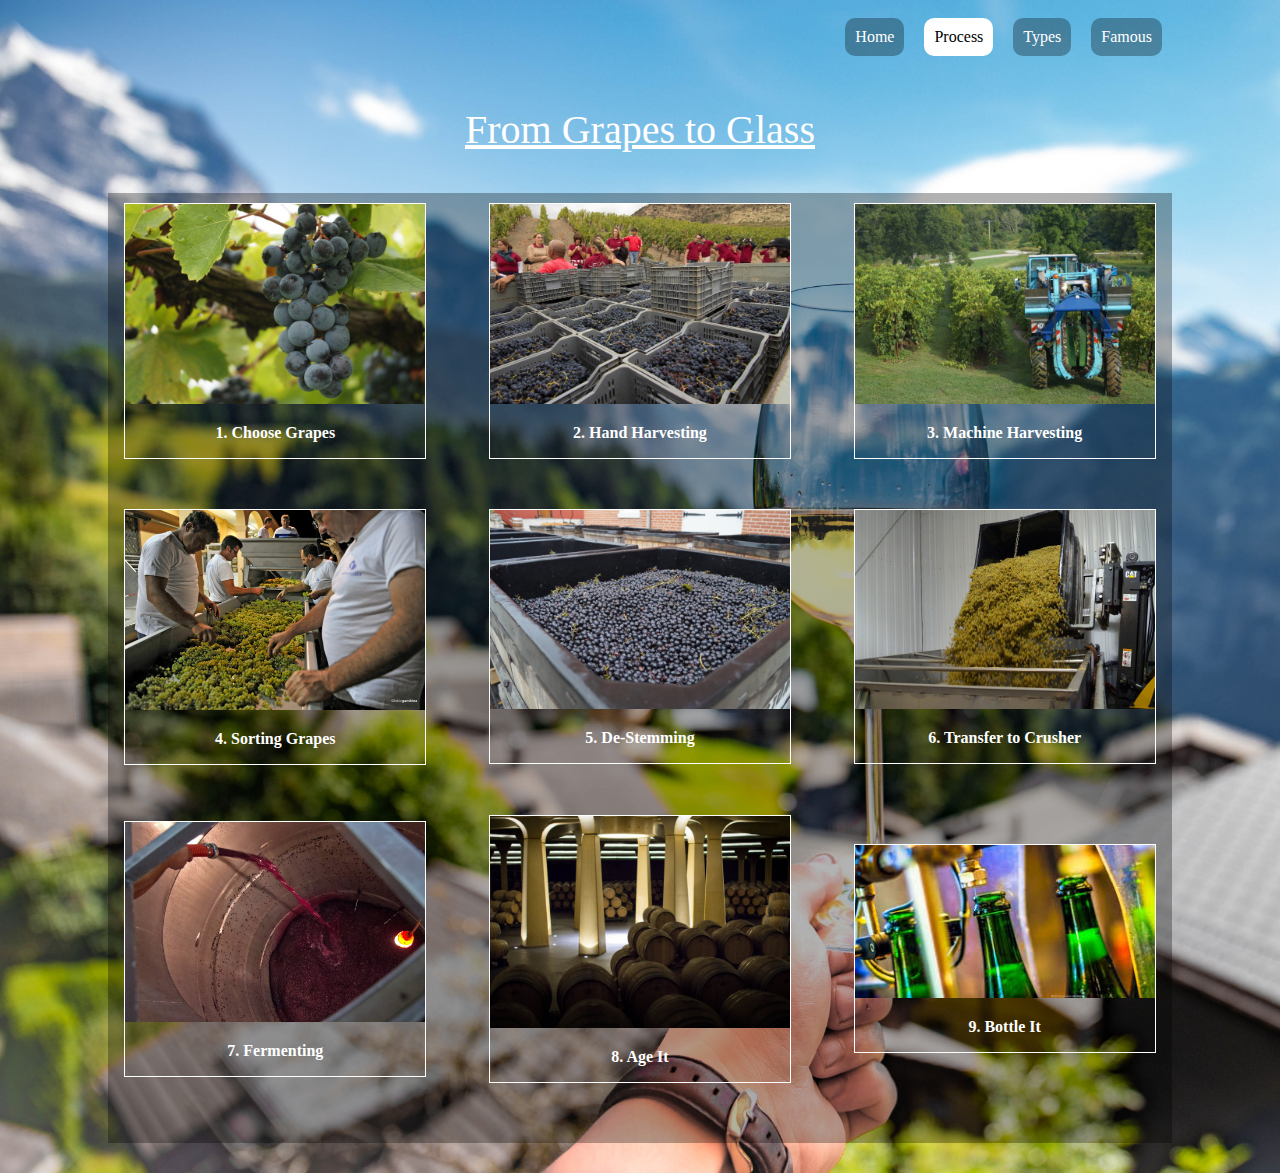
<file: wine/process.html>
<!DOCTYPE html>
<html>
    <head>
        <title>How It's Made</title>
        <link rel="stylesheet" href="style.css">
    </head>
    <body>
        <div id="nav">
            <a href="popular.html">Famous</a>
            <a href="types.html">Types</a>
            <a href="#" class="active">Process</a>
            <a href="index.html">Home</a>
        </div>

        <div>
            <p class="heading">From Grapes to Glass</p>
        </div>

        <div id="process">
            <div class="border">
                <img src="resources/s1.jpg" alt="">
                <p>1. Choose Grapes</p>
            </div>

            <div class="border">
                <img src="resources/s2.jpg" alt="">
                <p>2. Hand Harvesting</p>
            </div>

            <div class="border">
                <img src="resources/s3.jpg" alt="">
                <p>3. Machine Harvesting</p>
            </div>

            <div class="border">
                <img src="resources/s4.jpg" alt="">
                <p>4. Sorting Grapes</p>
            </div>

            <div class="border">
                <img src="resources/s6.jpg" alt="">
                <p>5. De-Stemming</p>
            </div>

            <div class="border">
                <img src="resources/s5.jpg" alt="">
                <p>6. Transfer to Crusher</p>
            </div>

            <div class="border">
                <img src="resources/s7.jpg" alt="">
                <p>7. Fermenting</p>
            </div>

             <div class="border">
                <img src="resources/s8.jpg" alt="">
                <p>8. Age It</p>
            </div>
            
             <div class="border">
                <img src="resources/s9.jpg" alt="">
                <p>9. Bottle It</p>
            </div>
        </div>
    </body>
</html>
</file>
<file: Amazon Checkout/styling.css>
*{
    box-sizing: border-box;
}
body, html{
    margin: 0;
    padding: 0;
    background-color:#207398;
}

form{
    display: flex;
    flex-direction: column;
    height: 100vh;
    padding: 10px;
    font-size: 24px;
}
input, textarea, select{
    background-color: rgba(23, 221, 235, 0.7);
    border-radius: 10px;
}
/*1. container*/
.container{
    display: flex;
    flex-direction: row;
    flex-wrap: wrap;
    margin-bottom: 1em;
}
/*1.1 details*/
.details{
    flex: 3;
}

/*1.1.1. address*/
.address .form-group{
    display: flex;
    margin: 1em;
}
.address .form-group label{
    flex: 1;
    text-align: right;
    margin-right: 1em;
}
.address .form-group input{
    flex: 3;
    font-size: 1em;
}

/*1.1.2. shipping*/
.shipping{
    text-align: center;
}
.shipping select{
    font-size: 1em;
    margin-top: 0.5em;
}

/*1.1.3. payment*/
.payment{
    text-align: center;
    margin-top: 1em;
}
.payment div:nth-child(2){
    display: flex;
}
.payment div:nth-child(2) label{
    flex: 1;
    margin-top: 0.5em;
}

/*1.1.4. checks*/
.checks{
    display: flex;
    text-align:  center;
    margin-top: 1em;
}
.checks label{
    flex: 1;
}
.checks label:nth-child(2){
    order: -1;
}


/*1.2 comments*/
.comments{
    flex: 1;
    display: flex;
    flex-direction: column;
    margin: 1em;
}
.comments textarea{
    flex: 1;
}
.submit{
    margin-top: auto;
    text-align: center;
}
.submit button{
    background-color:#CAD5E2;
    width: 100%;
    font-size: 1.7em;
}
</file>
<file: FlexboxAppPhotoGallery/style.css>
/*Let's make sure that the dimensions of any box includes its border and padding, this gives us an easy way of sizing our elements*/
* {
    box-sizing: border-box;
}

/*convert the container to a flexbox*/

.container{
    display: flex;
    flex-wrap: wrap;
}

/*
.column:nth-child(1){
    background-color: skyblue;
}
.column:nth-child(2){
    background-color: palevioletred;
}
.column:nth-child(3){
    background-color: greenyellow;
}
.column:nth-child(4){
    background-color: lightcoral;
}
*/

.column{
    flex: 1;
    min-width: 300px;
}

img{
    width: 100%;
}
</file>
<file: Grid_css/styling.css>
/*Let's make sure that the dimensions of any box includes its border and padding, this gives us an easy way of sizing our elements*/
* {
    box-sizing: border-box;
}

.container{
    display: grid;
    grid-template-columns: repeat(4, 1fr);
    grid-template-rows: repeat(4, 1fr);
    grid-template-areas: 
        "a b c d"
        "e f g h"
        "i j k l"
        "m n o p";
    grid-gap: 5px;
/*    centre images vertical*/
    align-items: center;
}

.container > img{
    max-width: 100%;
}

.container > img:nth-child(6){
/*
    grid-column: span 2;
    grid-row: span 2;
*/
    grid-area: f/f/k/k;
}
</file>
<file: petrol/css/style.css>
body{
  font: 15px/1.5 Arial, Helvetica,sans-serif;
  padding:0;
  margin:0;
  background-color:#f4f4f4;
}

/* Global */
.container{
  width:80%;
  margin:auto;
  overflow:hidden;
}

ul{
  margin:0;
  padding:0;
}

.button_1{
  height:38px;
  background:#e8491d;
  border:0;
  padding-left: 20px;
  padding-right:20px;
  color:#ffffff;
}

.dark{
  padding:15px;
  background:#35424a;
  color:#ffffff;
  margin-top:10px;
  margin-bottom:10px;
}

/* Header **/
header{
  background:#35424a;
  color:#ffffff;
  padding-top:30px;
  min-height:70px;
  border-bottom:#e8491d 3px solid;
}

header a{
  color:#ffffff;
  text-decoration:none;
  text-transform: uppercase;
  font-size:16px;
}

header li{
  float:left;
  display:inline;
  padding: 0 20px 0 20px;
}

header #branding{
  float:left;
}

header #branding h1{
  margin:0;
}

header nav{
  float:right;
  margin-top:10px;
}

header .highlight, header .current a{
  color:#e8491d;
  font-weight:bold;
}

header a:hover{
  color:#cccccc;
  font-weight:bold;
}

/* Showcase */
#showcase{
  min-height:400px;
  background:url('../img/showcase.jpg') no-repeat 0 -400px;
  text-align:center;
  color:#ffffff;
}

#showcase h1{
  margin-top:100px;
  font-size:55px;
  margin-bottom:10px;
}

#showcase p{
  font-size:20px;
}

/* Newsletter */
#newsletter{
  padding:15px;
  color:#ffffff;
  background:#35424a
}

#newsletter h1{
  float:left;
}

#newsletter form {
  float:right;
  margin-top:15px;
}

#newsletter input[type="email"]{
  padding:4px;
  height:25px;
  width:250px;
}

/* Boxes */
#boxes{
  margin-top:20px;
}

#boxes .box{
  float:left;
  text-align: center;
  width:30%;
  padding:10px;
}

#boxes .box img{
  width:90px;
}

/* Sidebar */
aside#sidebar{
  float:right;
  width:30%;
  margin-top:10px;
}

aside#sidebar .quote input, aside#sidebar .quote textarea{
  width:90%;
  padding:5px;
}

/* Main-col */
article#main-col{
  float:left;
  width:65%;
}

/* Services */
ul#services li{
  list-style: none;
  padding:20px;
  border: #cccccc solid 1px;
  margin-bottom:5px;
  background:#e6e6e6;
}

footer{
  padding:20px;
  margin-top:20px;
  color:#ffffff;
  background-color:#e8491d;
  text-align: center;
}

/* Media Queries */
@media(max-width: 768px){
  header #branding,
  header nav,
  header nav li,
  #newsletter h1,
  #newsletter form,
  #boxes .box,
  article#main-col,
  aside#sidebar{
    float:none;
    text-align:center;
    width:100%;
  }

  header{
    padding-bottom:20px;
  }

  #showcase h1{
    margin-top:40px;
  }

  #newsletter button, .quote button{
    display:block;
    width:100%;
  }

  #newsletter form input[type="email"], .quote input, .quote textarea{
    width:100%;
    margin-bottom:5px;
  }
}
</file>
<file: TutorialWebsite/style.css>
#container{
    width:800px;
    /*border:2px solid grey;*/
    margin:0 auto;

}
#header{
    height: 100px;
    padding: 10px 0;
}
#brand{
    float: left;
}
h1 a{
    font-size: 50px;
    font-weight: 100;
    color: #279190;
    text-decoration: none;
}

#searchbox{
    float: right;
    background: linear-gradient(#3b5998,#8b9dc3);
    width: 400px;
    height: 50px;
    padding: 20px 10px 0 20px;
    margin-top: 20px;
}
.text{
    float: left;
    width: 200px;
    padding: 5px;
    font-size:15px;
    color: #94040C;
    background: white url(/TutorialWebsite/images/search.png) right center no-repeat;
}
.submit{
    float: right;
    padding:5px;
    font-weight: bold;
    background:	#dfe3ee;
    color: 	#3b5998;
    font-size: 15px;;

}
.clear{
    clear: both;
}
ul{
    list-style: none;
}

#menu ul li{
   float: left;
   padding: 0 20px;
   height: 20px;
   border-right: 1px solid #dfe3ee;
}
#menu{
    height: 70px;
    background: linear-gradient(#3b5998,#8b9dc3);
    padding: 7px 0;
}


#menu ul li a{
   text-decoration: none;
   text-transform: uppercase;
   font-size: 15px;
   color: #dfe3ee;
   line-height: 30px;
   -webkit-transition: font-size 0.3s ease;
   -moz-transition: font-size 0.3s ease;
   -o-transition: font-size 0.3s ease;
   -ms-transition: font-size 0.3s ease;
   transition: font-size 0.3s ease;
}
#menu ul li:last-child{
    border-right: none;
}

#menu ul li a:hover,#menu ul li a.active{
    font-size: 20px;
    font-weight: bold;
    color:#3b5998;

}

#introduction{
    background: linear-gradient(#dfe3ee,#3b5998);
    padding: 30px;
    margin: 16px 0;
}

#introduction h3{
    font-size: 30px;
    color:#3b5998;
    font-weight: normal;
}

#introduction p{
    font-size: 20px;
    color: #dfe3ee;
    text-align: justify;
}

.sidebar{
    height: 500px;
    width: 350px;
    border: 1px solid #666464;
    border-radius: 20px;
    padding: 10px 20px; 
}
.sidebar h3{
    color:#3b5998;
    font-size: 20px;
}
.sidebar ul li a{
    text-decoration: none;
    font-size: 20px;
    color:purple;
    -webkit-transition: font-size 0.3s ease;
   -moz-transition: font-size 0.3s ease;
   -o-transition: font-size 0.3s ease;
   -ms-transition: font-size 0.3s ease;
   transition: font-size 0.3s ease;
}

.sidebar ul{
    padding-top: 8px;
}
#left-sidebar ul li{
padding: 4px 0 4px 10px;
list-style-image: url(/TutorialWebsite/images/arrow.png);
}

#right-sidebar ul li{
    background: url(/TutorialWebsite/images/tick.png) no-repeat left center;
    padding: 10px 0 10px 50px;
 
    }


.sidebar ul li a:hover,.sidebar ul li a.active{
     text-decoration: none;
     color: rebeccapurple;
     font-size: 20px;
     font-weight: bold;

}

#left-sidebar{
   float: left;
}

#right-sidebar{
   float: right;
}

.footer{
height: 60px;
background: linear-gradient(#dfe3ee,#3b5998);
padding: 10px 30px;
margin-top: 10px;
}
</file>
<file: wine/style.css>
#type {
    display: grid;
    grid-template-columns: auto auto auto;
    grid-template-rows: auto auto auto auto;
    grid-gap: 30px;
    margin: 30px 100px;
    color: white;
    background: rgba(0, 0, 0, 0.3);
    justify-items: center;
    align-items: center; 
}

#type img {
    margin: 20px;
}

#type p {
    margin: 0px 20px;
    text-align: justify;
}

#type p:nth-child(1) {
    font-size: 30px;  
    line-height: 100px;  
}

#type p:nth-child(2) {
    line-height: 30px;
}

.name {
    font-size: 30px;
}

#text-area-1 {
    grid-area: 1 / 2 / span 1 / span 2;
}

#text-area-2 {
    grid-area: 2 / 1 / span 1 / span 2;
}

#text-area-3 {
    grid-area: 3 / 2 / span 1 / span 2;
}

#text-area-4 {
    grid-area: 4 / 1 / span 1 / span 2;
}

#text-area-5 {
    grid-area: 5 / 2 / span 1 / span 2;
}

#text-area-6 {
    grid-area: 6 / 1 / span 1 / span 2;
}

#popular {
    display: grid;
    grid-template-columns: auto auto auto;
    grid-template-rows: auto auto auto;
    grid-gap: 50px;
    margin: 30px 100px;
    padding: 10px;
    color: white;
    justify-items: center;
    align-items: center; 
    text-align: center;
    background: rgba(0, 0, 0, 0.3);
}

#popular  img {
    width: 200px;
    margin: 5px;
}

#process {
    display: grid;
    grid-template-columns: auto auto auto;
    grid-template-rows: auto auto auto auto;
    grid-gap: 50px;
    margin: 30px 100px;
    padding: 10px;
    color: white;
    background: rgba(0, 0, 0, 0.3);
    justify-items: center;
    align-items: center; 
    text-align: center;
}

#process img {
    width: 300px;
}

#process div p {
    font-weight: bold;
}

.border {
    border: 1px solid white;
}

#nav {
    display: flex;
    flex-direction: row-reverse;
    margin-right: 100px;
}

#nav a {
    margin: 10px;
    padding: 10px;
    color: white;
    text-decoration: none;
    background: rgba(0, 0, 0, 0.3);
    border: 1px black;
    border-radius: 10px;
}

#nav a:hover {
    background: white;
    color: black;
}

#nav a.active {
    background: white;
    color: black;
}

.heading {
    text-align: center;
    font-size: 40px;
    text-decoration: underline;
    color: white;
}

body {
    background: url(resources/background.jpg);
    background-size: cover;
}

#quote {
    margin: 50px;
    font-size: 50px;
    color:wheat;
    
}

@media (max-width: 600px) {
    #resp-bg {
        background: url(resources/background.jpg);
        background-size: auto cover;
    }

    #nav {
        flex-direction: column-reverse;
        margin: 0px;
    }

    #process , #popular{
        grid-template-columns: auto;
        grid-template-rows: auto;
    }

    #type {
        grid-template-columns: auto;
        grid-template-rows: auto;
        margin: 0px;
    }

    #type img {
        margin: 2px;
    }
    
    #type p {
        margin: 0px 10px;
    }
}
</file>
<file: hotel/css/style.css>
/* Reset */
* {
  margin: 0;
  padding:0;
  box-sizing: border-box;
}

/* Main Styling */
html,body {
  font-family: 'Segoe UI', Tahoma, Geneva, Verdana, sans-serif;
  line-height: 1.7em;
}

a {
  color: #333;
  text-decoration: none;
}

h1, h2, h3 {
  padding-bottom: 20px;
}

p {
  margin: 10px 0;
}

/* Utility Classes */
.container {
  margin: auto;
  max-width: 1100px;
  overflow: auto;
  padding: 0 20px;
}

.text-primary {
  color: #f7c08a;
}

.lead {
  font-size: 20px;
}

.btn {
  display: inline-block;
  font-size: 18px;
  color: #fff;
  background: #333;
  padding: 13px 20px;
  border: none;
  cursor: pointer;
}

.btn:hover {
  background: #f7c08a;
  color: #333;
}

.btn-light {
  background: #f4f4f4;
  color: #333;
}

.bg-dark {
  background: #333;
  color: #fff;
}

.bg-light {
  background: #f4f4f4;
  color: #333;
}

.bg-primary {
  background: #f7c08a;
  color: #333;
}

.clr {
  clear: both;
}

.l-heading {
  font-size: 40px;
}

/* Padding */
.py-1 { padding: 10px 0; }
.py-2 { padding: 20px 0; }
.py-3 { padding: 30px 0; }

/* Navbar */
#navbar {
  background: #333;
  color: #fff;
  overflow: auto;
}

#navbar a {
  color: #fff;
}

#navbar h1 {
  float: left;
  padding-top: 20px;
}

#navbar ul {
  list-style: none;
  float: right;
}

#navbar ul li {
  float: left;
}

#navbar ul li a {
  display: block;
  padding: 20px;
  text-align: center;
}

#navbar ul li a:hover, 
#navbar ul li a.current {
  background: #444;
  color: #f7c08a;
}

/* Showcase */
#showcase {
  background: url('../img/showcase.jpg') no-repeat center center/cover;
  height: 600px;
}

#showcase .showcase-content {
  color: #fff;
  text-align: center;
  padding-top: 170px;
}

#showcase .showcase-content h1 {
  font-size: 60px;
  line-height: 1.2em;
}

#showcase .showcase-content p {
  padding-bottom: 20px;
  line-height: 1.7em;
}

/* Home Info */
#home-info {
  height: 400px;
}

#home-info .info-img {
  float: left;
  width: 50%;
  background: url('../img/photo-1.jpg') no-repeat;
  min-height: 100%;
}

#home-info .info-content {
  float: right;
  width: 50%;
  height: 100%;
  text-align: center;
  padding: 50px 30px;
  overflow: hidden;
}

#home-info .info-content p {
  padding-bottom: 30px;
}

/* Features */
.box {
  float: left;
  width: 33.3%;
  padding: 50px;
  text-align:center;
}

.box i {
  margin-bottom: 10px;
}

/* About Info */
#about-info .info-right {
  float: right;
  width: 50%;
  min-height: 100%;
}

#about-info .info-right img {
  display: block;
  margin: auto;
  width: 70%;
  border-radius: 50%;
}

#about-info .info-left {
  float: left;
  width: 50%;
  min-height: 100%;
}

/* Testimonials */
#testimonials {
  height: 600px;
  background: url('../img/test-bg.jpg') no-repeat center center/cover;
  padding-top: 100px;
}

#testimonials h2 {
  color: #fff;
  text-align: center;
  padding-bottom: 40px;
}

#testimonials .testimonial {
  padding: 20px;
  margin-bottom: 40px;
  border-radius: 5px;
  opacity: 0.9;
}

#testimonials .testimonial img {
  width: 100px;
  float: left;
  margin-right: 20px;
  border-radius: 50%;
}

/* Contact Form */
#contact-form .form-group {
  margin-bottom: 20px;
}

#contact-form label {
  display: block;
  margin-bottom: 5px;
}

#contact-form input, 
#contact-form textarea {
  width: 100%;
  padding: 10px;
  border: 1px #ddd solid;
}

#contact-form textarea {
  height: 200px;
}

#contact-form input:focus, 
#contact-form textarea:focus {
  outline: none;
  border-color: #f7c08a;
}

/* Footer */
#main-footer {
  text-align: center;
  background: #444;
  color: #fff;
  padding: 20px;
}
</file>
